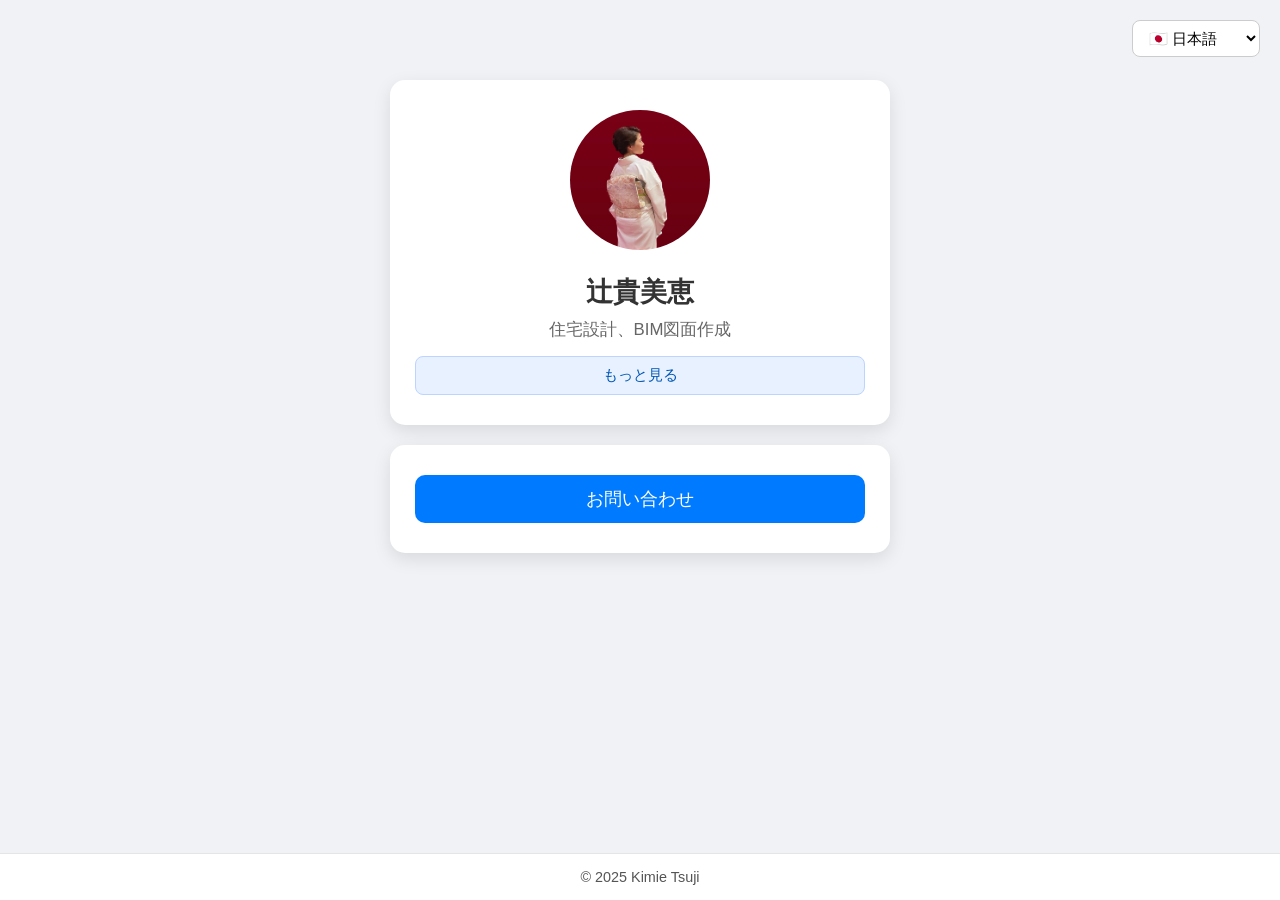
<file: myprofile/index.html>
<!DOCTYPE html>
<html lang="ja">
<head>
  <meta charset="UTF-8" />
  <meta name="viewport" content="width=device-width, initial-scale=1.0" />
  <title>myprofile</title>
  <link rel="icon" href="favicon_myprofile.png" type="image/png">
  <style>
    * {
      box-sizing: border-box;
      margin: 0;
      padding: 0;
    }

    html, body {
      height: 100%;
      font-family: 'Segoe UI', 'Helvetica Neue', sans-serif;
      background-color: #f0f2f5;
      overflow-x: hidden;
    }

    body {
      display: flex;
      flex-direction: column;
      min-height: 100vh;
    }

    main {
      flex: 1;
      display: flex;
      justify-content: center;
      width: 100%;
      padding: 20px;
    }

    .lang-select {
      position: absolute;
      top: 20px;
      right: 20px;
      padding: 8px 12px;
      border-radius: 8px;
      border: 1px solid #ccc;
      background: #fff;
      font-size: 0.95rem;
      cursor: pointer;
    }

    .container {
      display: flex;
      flex-direction: column;
      align-items: center;
      width: 100%;
      max-width: 500px;
      gap: 20px;
      margin-top: 60px;
    }

    .profile, .form-container {
      background: #fff;
      padding: 30px 25px;
      border-radius: 15px;
      box-shadow: 0 6px 18px rgba(0,0,0,0.1);
      width: 100%;
    }

    .profile { text-align: center; }

    .profile img {
      width: 140px;
      height: 140px;
      object-fit: cover;
      border-radius: 50%;
      margin-bottom: 20px;
    }

    .profile h1 {
      margin: 0 0 8px 0;
      font-size: 1.7rem;
      color: #333;
    }

    .profile p {
      font-size: 1.05rem;
      color: #666;
      margin-bottom: 15px;
    }

    .toggle-btn {
      background: #e7f1ff;
      color: #0056b3;
      padding: 8px;
      border: 1px solid #bcd4ff;
      border-radius: 8px;
      font-size: 0.95rem;
      cursor: pointer;
      width: 100%;
      transition: all 0.3s ease;
    }

    .toggle-btn:hover { background-color: #d6e7ff; }

    .fold-content {
      display: none;
      text-align: left;
      margin-top: 10px;
      padding-left: 10px;
    }

    .fold-content strong {
      display: block;
      margin-top: 10px;
      font-weight: 600;
    }

    .fold-content ul {
      margin: 5px 0 10px 20px;
      padding: 0;
    }

    .toggle-form {
      background-color: #007bff;
      color: white;
      padding: 12px;
      border: none;
      border-radius: 10px;
      width: 100%;
      font-size: 1.1rem;
      cursor: pointer;
      transition: background-color 0.3s;
    }

    .toggle-form:hover { background-color: #0056b3; }

    form {
      display: none;
      margin-top: 20px;
    }

    .form-title {
      font-size: 1.5rem;
      font-weight: 600;
      color: #333;
      margin-bottom: 20px;
      text-align: center;
    }

    form label {
      display: block;
      margin-bottom: 6px;
      font-weight: 600;
      color: #333;
    }

    form input, form textarea {
      width: 100%;
      padding: 12px 10px;
      margin-bottom: 15px;
      border-radius: 10px;
      border: 1px solid #ccc;
      font-size: 1rem;
    }

    form input:focus, form textarea:focus {
      border-color: #007bff;
      outline: none;
    }

    form button {
      width: 100%;
      padding: 12px;
      background-color: #007bff;
      color: #fff;
      border: none;
      border-radius: 10px;
      font-size: 1.1rem;
      cursor: pointer;
      transition: background-color 0.3s;
    }

    form button:hover { background-color: #0056b3; }

    footer {
      width: 100%;
      text-align: center;
      padding: 15px 0;
      font-size: 0.9rem;
      color: #555;
      background: #fff;
      border-top: 1px solid rgba(0,0,0,0.1);
      margin-top: auto;
    }

  </style>
</head>
<body>

  <select class="lang-select" id="langSelect">
    <option value="ja">🇯🇵 日本語</option>
    <option value="en">🇬🇧 English</option>
    <option value="fr">🇫🇷 Français</option>
    <option value="tr">🇹🇷 Türkçe</option>
  </select>

  <main>
    <div class="container">
      <div class="profile">
        <img src="me.jpg" alt="プロフィール画像">
        <h1 data-translations='{
          "ja": "辻貴美恵",
          "en": "Kimie Tsuji",
          "fr": "Kimié Tsuji",
          "tr": "Kimie Tsuji"
        }'>辻貴美恵</h1>

        <p data-translations='{
          "ja": "住宅設計、BIM図面作成",
          "en": "Architect (Japan)",
          "fr": "Architecte (Japon)",
          "tr": "Mimarı (Japonya)"
        }'>住宅設計、BIM図面作成</p>

        <button class="toggle-btn" id="toggleBtn"
          data-ja-more="もっと見る" data-ja-less="閉じる"
          data-en-more="Show More" data-en-less="Hide"
          data-fr-more="Voir plus" data-fr-less="Fermer"
          data-tr-more="Daha fazla" data-tr-less="Kapat"
          onclick="toggleProfile()">もっと見る</button>

        <div class="fold-content" id="profileDetails">
          <strong data-translations='{
            "ja": "資格",
            "en": "Qualifications",
            "fr": "Qualifications",
            "tr": "Nitelikler"
          }'>資格</strong>
          <ul id="qualList"></ul>

          <strong data-translations='{
            "ja": "略歴",
            "en": "Bio",
            "fr": "Parcours",
            "tr": "Özgeçmiş"
          }'>略歴</strong>
          <ul id="bioList"></ul>
        </div>
      </div>

      <div class="form-container">
        <button class="toggle-form" id="formToggleBtn" data-translations='{
          "ja": "お問い合わせ",
          "en": "Contact",
          "fr": "Contact",
          "tr": "İletişim"
        }' onclick="toggleForm()">お問い合わせ</button>

        <form action="https://formspree.io/f/xdkwbeqe" method="POST" id="contactForm">

          <label for="nameInput" data-translations='{
            "ja": "お名前",
            "en": "Name",
            "fr": "Nom",
            "tr": "İsim"
          }'>お名前</label>
          <input type="text" id="nameInput" name="name" required>

          <label for="email" data-translations='{
            "ja": "メールアドレス",
            "en": "Email",
            "fr": "E-mail",
            "tr": "E-posta"
          }'>メールアドレス</label>
          <input type="email" id="email" name="_replyto" required>

          <label for="message" data-translations='{
            "ja": "メッセージ",
            "en": "Message",
            "fr": "Message",
            "tr": "Mesaj"
          }'>メッセージ</label>
          <textarea id="message" name="message" rows="5" required></textarea>

          <button type="submit" data-translations='{
            "ja": "送信",
            "en": "Send",
            "fr": "Envoyer",
            "tr": "Gönder"
          }'>送信</button>
        </form>
      </div>
    </div>
  </main>

  <footer>
    © 2025 Kimie Tsuji
  </footer>

  <script>
    const langSelect = document.getElementById("langSelect");
    const translatableElements = document.querySelectorAll("[data-translations]");
    const toggleBtn = document.getElementById("toggleBtn");
    const profileDetails = document.getElementById("profileDetails");
    let currentLang = "ja";
    let isOpen = false;

    const listData = {
      ja: {
        qualList: ["二級建築士", "宅地建物取引士", "2級ファイナンシャル・プランニング技能士"],
        bioList: ["1999年 三重県伊勢市生まれ", "2021年 大学卒業後、ハウスメーカーに就職", "2024年 ハウスメーカーを退社し、L'art de vie studio古庄先生に師事"]
      },
      en: {
        qualList: ["Architect (Japan)", "Real Estate Agent", "Level 2 Financial Planner"],
        bioList: ["Born in Ise City, Mie Prefecture, Japan", "Joined a housing manufacturer after university", "Left the company in 2024 and studied under L'ART DE VIE Studio Furusho"]
      },
      fr: {
        qualList: ["Architecte (Japon)", "Agent immobilier", "Planificateur financier niveau 2"],
        bioList: ["Née à Ise, préfecture de Mie, Japon", "Rejoint un constructeur de maisons après l'université", "Quitte l'entreprise en 2024 et étudie sous L'ART DE VIE Studio Furusho"]
      },
      tr: {
        qualList: ["İkinci Derece Mimar", "Emlakçı", "Seviye 2 Finansal Planlayıcı"],
        bioList: ["Ise Şehri, Mie, Japonya doğumlu", "Üniversiteden sonra bir konut şirketinde çalıştı", "2024'te ayrıldı, L'ART DE VIE Studio Furusho'da eğitim aldı"]
      }
    };

    function updateLanguage(lang) {
      currentLang = lang;
      translatableElements.forEach(el => {
        const texts = JSON.parse(el.dataset.translations);
        el.textContent = texts[lang] || texts["ja"];
      });

      document.getElementById("qualList").innerHTML = listData[lang].qualList.map(q => `<li>${q}</li>`).join("");
      document.getElementById("bioList").innerHTML = listData[lang].bioList.map(b => `<li>${b}</li>`).join("");

      updateToggleButtonText();
    }

    function updateToggleButtonText() {
      const moreText = toggleBtn.dataset[`${currentLang}More`] || "もっと見る";
      const lessText = toggleBtn.dataset[`${currentLang}Less`] || "閉じる";
      toggleBtn.textContent = isOpen ? lessText : moreText;
    }

    function toggleProfile() {
      isOpen = !isOpen;
      profileDetails.style.display = isOpen ? "block" : "none";
      updateToggleButtonText();
    }

    function toggleForm() {
      const form = document.querySelector("form");
      form.style.display = form.style.display === "block" ? "none" : "block";
    }

    langSelect.addEventListener("change", e => updateLanguage(e.target.value));
    window.addEventListener("DOMContentLoaded", () => updateLanguage("ja"));
  </script>
</body>
</html>
</file>
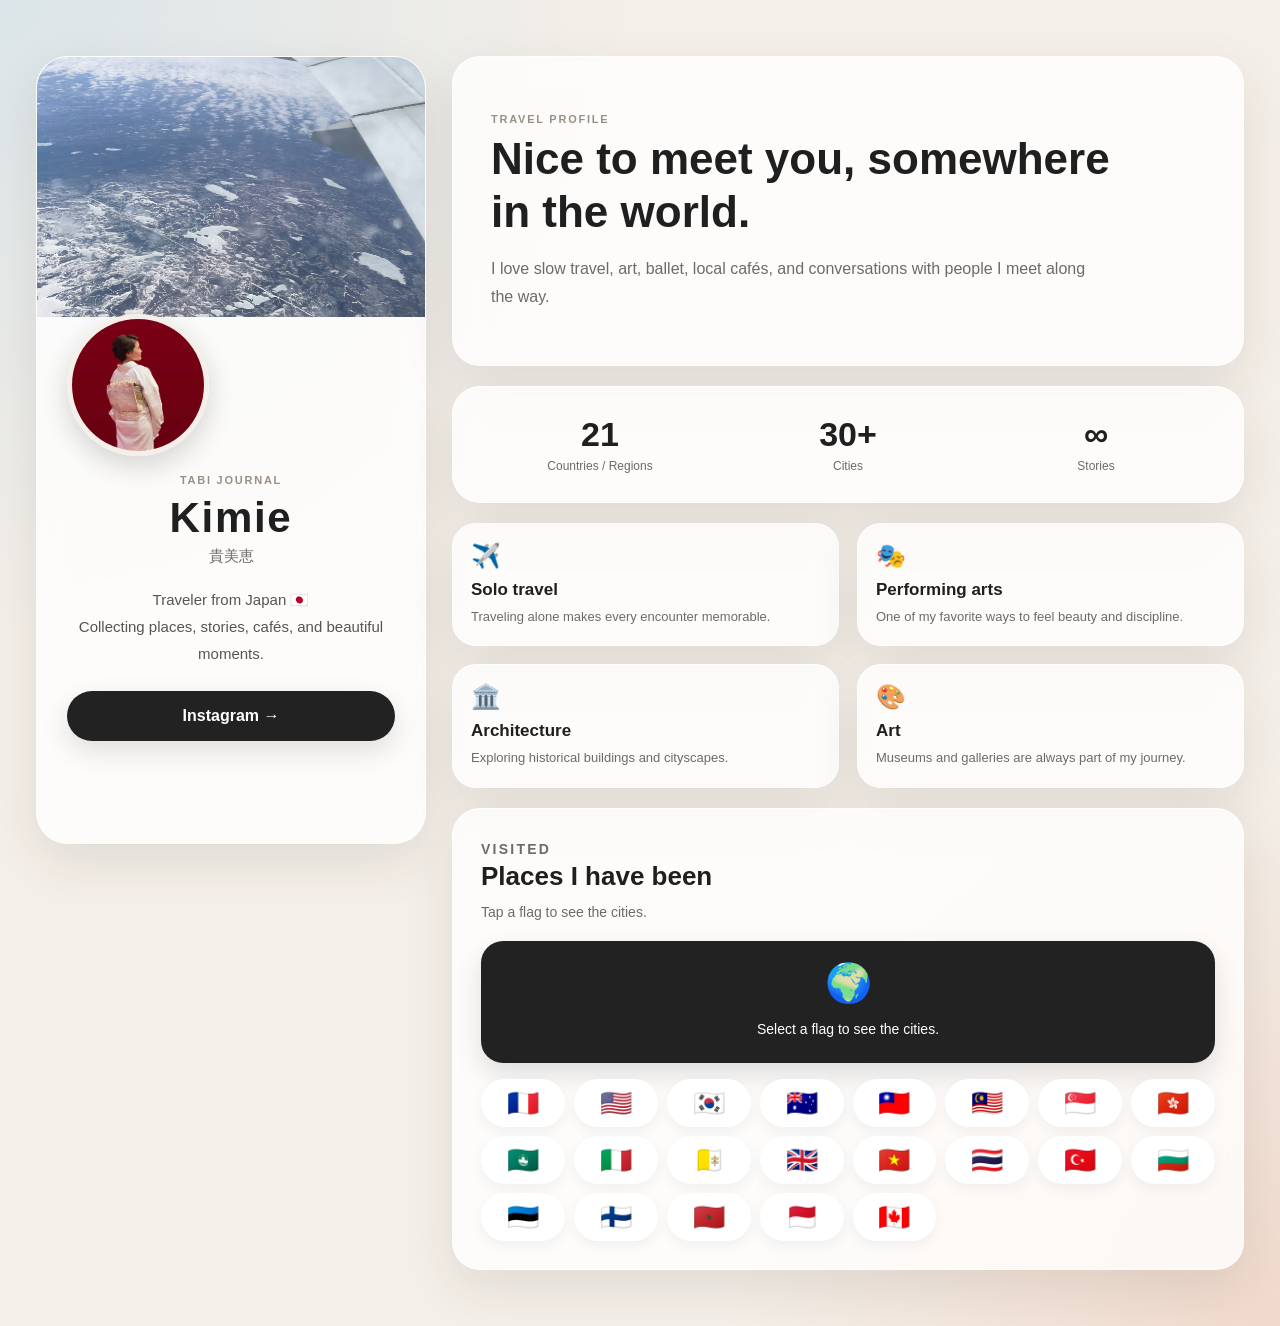
<file: tabi/index.html>
<!DOCTYPE html>
<html lang="en">
<head>
  <meta charset="UTF-8" />
  <meta name="viewport" content="width=device-width, initial-scale=1.0" />
  <title>tabi | Kimie's Travel Home</title>
  <link rel="stylesheet" href="style.css" />
</head>
<body>
  <main class="page">
    <section class="shell js-tilt">
      <aside class="profile-side reveal">
        <div class="cover"><img src="assets/background.jpg" alt="Travel background" /></div>
        <div class="profile-inner">
          <img class="avatar" src="assets/icon.jpg" alt="Kimie profile photo" />
          <p class="eyebrow">tabi journal</p>
          <h1>Kimie</h1>
          <p class="jp-name">貴美恵</p>
          <p class="bio">Traveler from Japan 🇯🇵<br />Collecting places, stories, cafés, and beautiful moments.</p>
          <a class="main-link" href="https://www.instagram.com/31ki_t/" target="_blank" rel="noopener">Instagram →</a>
        </div>
      </aside>
      <section class="content-side">
        <section class="hero-card reveal">
          <p class="eyebrow">Travel profile</p>
          <h2>Nice to meet you, somewhere in the world.</h2>
          <p>I love slow travel, art, ballet, local cafés, and conversations with people I meet along the way.</p>
        </section>
        <section class="stats reveal">
          <div><strong>21</strong><span>Countries / Regions</span></div>
          <div><strong>30+</strong><span>Cities</span></div>
          <div><strong>∞</strong><span>Stories</span></div>
        </section>
        <section class="grid-section">
          <article class="mini-card reveal"><span>✈️</span><h3>Solo travel</h3><p>Traveling alone makes every encounter memorable.</p></article>
          <article class="mini-card reveal"><span>🎭</span><h3>Performing arts</h3><p>One of my favorite ways to feel beauty and discipline.</p></article>
          <article class="mini-card reveal"><span>🏛️</span><h3>Architecture</h3><p>Exploring historical buildings and cityscapes.</p></article>
          <article class="mini-card reveal"><span>🎨</span><h3>Art</h3><p>Museums and galleries are always part of my journey.</p></article>
        </section>
        <section class="visited-panel reveal">
          <div class="section-head">
            <div><p class="eyebrow">Visited</p><h2>Places I have been</h2></div>
            <p>Tap a flag to see the cities.</p>
          </div>
          <div class="visited-detail" id="visitedDetail"><span class="detail-flag">🌍</span><p>Select a flag to see the cities.</p></div>
          <div class="visited-grid">
            <button class="country-card" type="button" data-cities="Paris, Mont Saint-Michel, Nice"><span class="flag">🇫🇷</span></button>
            <button class="country-card" type="button" data-cities="New York, San Jose, Los Angeles, San Francisco"><span class="flag">🇺🇸</span></button>
            <button class="country-card" type="button" data-cities="Seoul"><span class="flag">🇰🇷</span></button>
            <button class="country-card" type="button" data-cities="Sydney, Cairns"><span class="flag">🇦🇺</span></button>
            <button class="country-card" type="button" data-cities="Taipei, Taichung"><span class="flag">🇹🇼</span></button>
            <button class="country-card" type="button" data-cities="Kuala Lumpur"><span class="flag">🇲🇾</span></button>
            <button class="country-card" type="button" data-cities="Singapore"><span class="flag">🇸🇬</span></button>
            <button class="country-card" type="button" data-cities="Hong Kong"><span class="flag">🇭🇰</span></button>
            <button class="country-card" type="button" data-cities="Macau"><span class="flag">🇲🇴</span></button>
            <button class="country-card" type="button" data-cities="Rome, Milan"><span class="flag">🇮🇹</span></button>
            <button class="country-card" type="button" data-cities="Vatican City"><span class="flag">🇻🇦</span></button>
            <button class="country-card" type="button" data-cities="London"><span class="flag">🇬🇧</span></button>
            <button class="country-card" type="button" data-cities="Hanoi, Ninh Binh"><span class="flag">🇻🇳</span></button>
            <button class="country-card" type="button" data-cities="Bangkok, Pattaya"><span class="flag">🇹🇭</span></button>
            <button class="country-card" type="button" data-cities="Bursa, Istanbul"><span class="flag">🇹🇷</span></button>
            <button class="country-card" type="button" data-cities="Rila, Sofia"><span class="flag">🇧🇬</span></button>
            <button class="country-card" type="button" data-cities="Tallinn"><span class="flag">🇪🇪</span></button>
            <button class="country-card" type="button" data-cities="Helsinki"><span class="flag">🇫🇮</span></button>
            <button class="country-card" type="button" data-cities="Marrakech"><span class="flag">🇲🇦</span></button>
            <button class="country-card" type="button" data-cities="Monaco"><span class="flag">🇲🇨</span></button>
            <button class="country-card" type="button" data-cities="Montreal, Quebec"><span class="flag">🇨🇦</span></button>
          </div>
        </section>
      </section>
    </section>
  </main>
  <script src="script.js"></script>
</body>
</html>
</file>
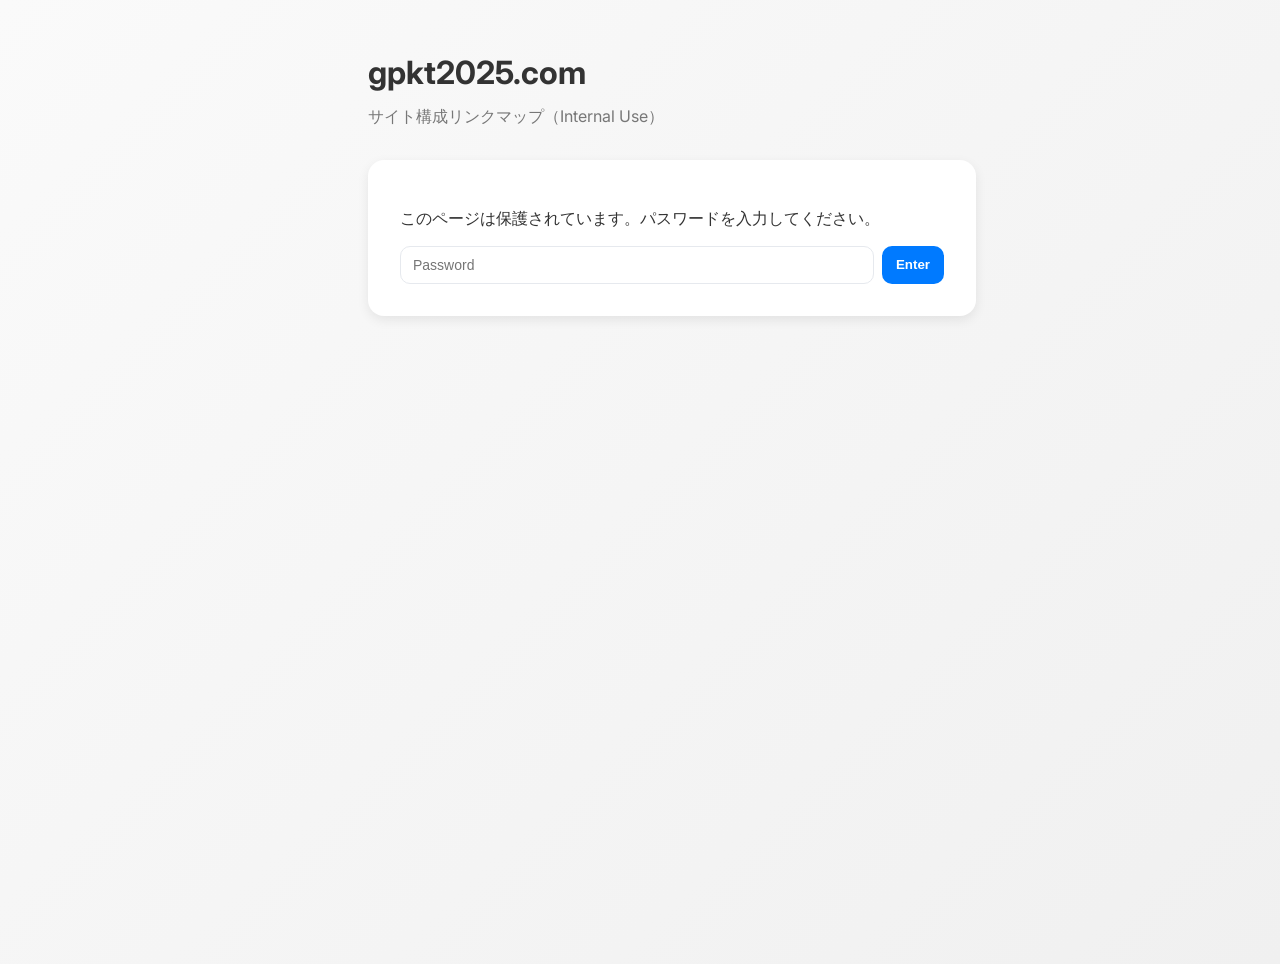
<file: links.html>
<!DOCTYPE html>
<html lang="ja">
<head>
  <meta charset="UTF-8">
  <meta name="viewport" content="width=device-width, initial-scale=1.0">
  <title>gpkt2025 - Site Map / Links</title>
  <meta name="robots" content="noindex, nofollow">
  <link href="https://fonts.googleapis.com/css2?family=Inter:wght@400;500;700&display=swap" rel="stylesheet">
  <style>
    body {
      margin: 0;
      font-family: 'Inter', sans-serif;
      background: linear-gradient(135deg, #fafafa 0%, #f0f0f0 100%);
      color: #333333;
      min-height: 100vh;
      display: flex;
      flex-direction: column;
      align-items: center;
      padding: 2rem;
    }
    h1 { font-size: 2rem; margin-bottom: 0.5rem; }
    h2 { font-size: 1rem; color: #777; margin-bottom: 2rem; font-weight: 400; }
    .card {
      background-color: #ffffff;
      box-shadow: 0 4px 12px rgba(0, 0, 0, 0.08);
      border-radius: 16px;
      padding: 2rem;
      width: 100%;
      max-width: 700px;
      transition: all 0.3s ease;
    }
    .card:hover { box-shadow: 0 6px 16px rgba(0, 0, 0, 0.12); }
    ul { list-style: none; padding-left: 0; margin: 0; }
    li { margin: 0.4rem 0; padding: 0.2rem 0.6rem; border-left: 2px solid #007aff20; transition: all 0.2s ease; }
    li:hover { background-color: #f8f8f8; border-left: 2px solid #007aff; }
    a { color: #007aff; text-decoration: none; font-weight: 500; }
    a:hover { text-decoration: underline; }
    .level1 { margin-left: 0; font-weight: 600; }
    .level2 { margin-left: 1.5rem; }
    .level3 { margin-left: 3rem; }
    .level4 { margin-left: 4.5rem; }
    footer { margin-top: 3rem; text-align: center; color: #777; font-size: 0.9rem; }
    .hidden { display: none; }
    .inputRow { display:flex; gap:8px; margin-top:12px; }
    .input { flex:1; padding:10px 12px; border:1px solid #e6e9ee; border-radius:10px; font-size:14px; }
    .btn { background:#007aff; color:#fff; border:0; padding:10px 14px; border-radius:10px; cursor:pointer; font-weight:600; }
    .btn.secondary { background:#6b7280; }
    @media (max-width:768px){ body{padding:1rem} h1{font-size:1.6rem} }
  </style>
</head>
<body>
  <!-- パスワード入力画面 -->
  <div id="gate">
    <h1>gpkt2025.com</h1>
    <h2>サイト構成リンクマップ（Internal Use）</h2>
    <div class="card">
      <p>このページは保護されています。パスワードを入力してください。</p>
      <div class="inputRow">
        <input type="password" id="pw" class="input" placeholder="Password">
        <button id="submit" class="btn">Enter</button>
      </div>
      <p id="msg" style="color:#b43; display:none; margin-top:10px;">パスワードが違います</p>
    </div>
  </div>

  <!-- 認証後コンテンツ -->
  <div id="content" class="hidden">
    <div class="card">
      <ul>
        <li class="level1"><a href="/">/</a>　メインページ（Coming Soon）</li>
        <li class="level2"><a href="/myprofile/">/myprofile/</a>　プロフィールページ</li>
        <li class="level2"><a href="/tinyapps/">/tinyapps/</a>　tinyAppsトップ（Coming Soon）</li>
        <li class="level3"><a href="/tinyapps/tinytodo.html">/tinyapps/tinytodo.html</a>　tinyTodo マーケティングページ</li>
        <li class="level4"><a href="/tinyapps/tinytodo.support.html">/tinyapps/tinytodo/tinytodo.support.html</a>　tinyTodo サポートページ</li>
        <li class="level2"><a href="/links.html">/links/</a>　このページ</li>
      </ul>
    </div>
    <div style="margin-top:14px; text-align:right">
      <button id="logout" class="btn secondary">Logout</button>
    </div>
    <footer>©︎ gpkt2025 | internal link viewer</footer>
  </div>

<script>
const PASSWORD_HASH = "da26b77becf8bcc17aa4e59a0205d8910373e5a25e0d7993fd5b2856c21ecdbb"; 

async function sha256Hex(message){
  const data = new TextEncoder().encode(message);
  const hash = await crypto.subtle.digest('SHA-256', data);
  return Array.from(new Uint8Array(hash)).map(b=>b.toString(16).padStart(2,'0')).join('');
}

const gate = document.getElementById('gate');
const content = document.getElementById('content');
const submit = document.getElementById('submit');
const pwInput = document.getElementById('pw');
const msg = document.getElementById('msg');
const logout = document.getElementById('logout');

async function unlock(){
  msg.style.display = 'none';
  const val = (pwInput.value||'').trim();
  if(!val){ msg.textContent='パスワードを入力してください'; msg.style.display='block'; return; }
  const hash = await sha256Hex(val);
  if(hash === PASSWORD_HASH){
    localStorage.setItem('gpkt_links_auth','1');
    gate.classList.add('hidden');
    content.classList.remove('hidden');
    pwInput.value='';
  } else {
    msg.textContent='パスワードが違います';
    msg.style.display='block';
    pwInput.value='';
  }
}

submit.addEventListener('click', unlock);
pwInput.addEventListener('keydown', e=>{ if(e.key==='Enter') unlock(); });
logout?.addEventListener('click', ()=>{
  localStorage.removeItem('gpkt_links_auth');
  content.classList.add('hidden');
  gate.classList.remove('hidden');
});

/* 前回認証済みなら自動表示 */
window.addEventListener('load', async ()=>{
  if(localStorage.getItem('gpkt_links_auth')==='1'){
    gate.classList.add('hidden');
    content.classList.remove('hidden');
  }
});
</script>
</body>
</html>
</file>
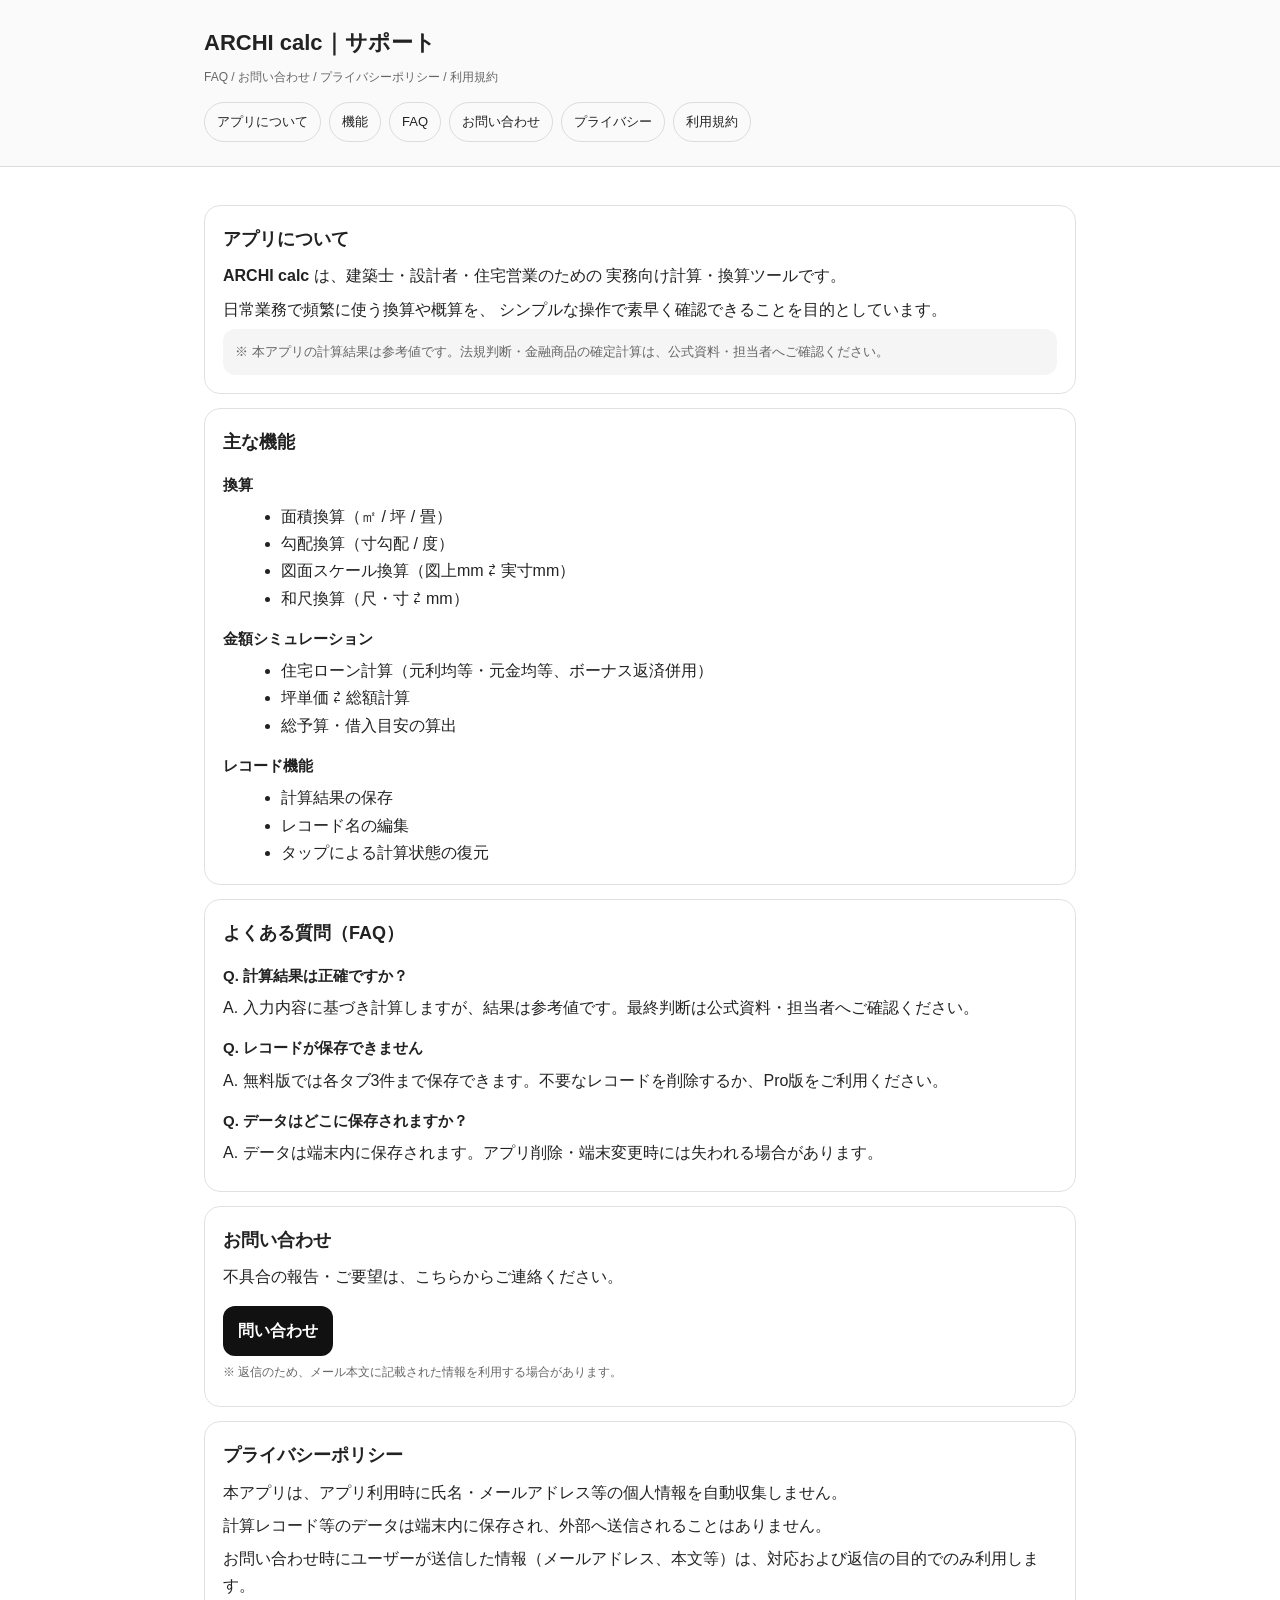
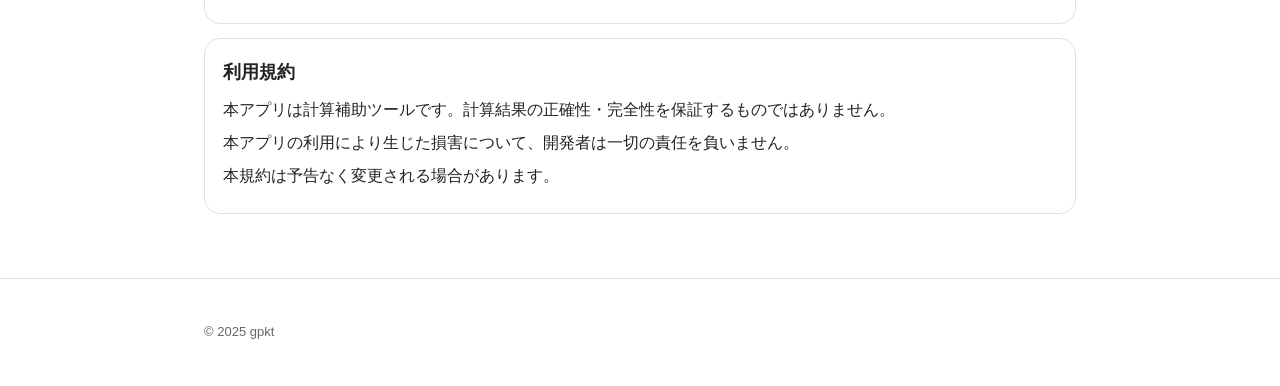
<file: archiapps/archicalc.html>
<!doctype html>
<html lang="ja">
<head>
  <meta charset="utf-8" />
  <meta name="viewport" content="width=device-width, initial-scale=1" />
  <meta name="description" content="ARCHI calc サポートページ｜FAQ・お問い合わせ・プライバシーポリシー・利用規約" />
  <title>ARCHI calc｜サポート</title>

  <style>
    :root{
      --bg:#ffffff;
      --text:#222;
      --muted:#666;
      --border:rgba(0,0,0,.12);
      --soft:rgba(0,0,0,.04);
      --accent:#111;
      --radius:16px;
      --max:920px;
    }
    *{box-sizing:border-box}
    body{
      margin:0;
      font-family:-apple-system,BlinkMacSystemFont,"Segoe UI",Roboto,"Hiragino Sans","Noto Sans JP",sans-serif;
      background:var(--bg);
      color:var(--text);
      line-height:1.7;
    }
    header{
      border-bottom:1px solid var(--border);
      background:#fafafa;
    }
    .wrap{max-width:var(--max);margin:0 auto;padding:24px;}
    h1{margin:0;font-size:22px}
    h2{font-size:18px;margin:0 0 8px}
    h3{font-size:15px;margin:14px 0 6px}
    p{margin:6px 0}
    ul{margin:6px 0 0 18px}
    nav{margin-top:14px;display:flex;flex-wrap:wrap;gap:8px}
    nav a{
      text-decoration:none;
      color:var(--text);
      padding:8px 12px;
      border:1px solid var(--border);
      border-radius:999px;
      font-size:13px;
    }
    nav a:hover{background:#f2f2f2}
    .card{
      border:1px solid var(--border);
      border-radius:var(--radius);
      padding:18px;
      margin-top:14px;
    }
    .note{
      background:var(--soft);
      padding:12px;
      border-radius:12px;
      color:var(--muted);
      font-size:13px;
    }
    footer{
      border-top:1px solid var(--border);
      margin-top:40px;
      padding:18px 0;
      font-size:13px;
      color:var(--muted);
    }
    .btn{
      display:inline-block;
      padding:10px 14px;
      border-radius:12px;
      border:1px solid var(--border);
      text-decoration:none;
      font-weight:600;
      margin-top:10px;
    }
    .btn.primary{
      background:var(--accent);
      color:#fff;
      border-color:transparent;
    }
    .small{font-size:12px;color:var(--muted)}
  </style>
</head>

<body>

<header>
  <div class="wrap">
    <h1>ARCHI calc｜サポート</h1>
    <p class="small">FAQ / お問い合わせ / プライバシーポリシー / 利用規約</p>
    <nav>
      <a href="#about">アプリについて</a>
      <a href="#features">機能</a>
      <a href="#faq">FAQ</a>
      <a href="#contact">お問い合わせ</a>
      <a href="#privacy">プライバシー</a>
      <a href="#terms">利用規約</a>
    </nav>
  </div>
</header>

<main>
  <div class="wrap">

    <section id="about" class="card">
      <h2>アプリについて</h2>
      <p>
        <b>ARCHI calc</b> は、建築士・設計者・住宅営業のための
        実務向け計算・換算ツールです。
      </p>
      <p>
        日常業務で頻繁に使う換算や概算を、
        シンプルな操作で素早く確認できることを目的としています。
      </p>
      <div class="note">
        ※ 本アプリの計算結果は参考値です。法規判断・金融商品の確定計算は、公式資料・担当者へご確認ください。
      </div>
    </section>

    <section id="features" class="card">
      <h2>主な機能</h2>

      <h3>換算</h3>
      <ul>
        <li>面積換算（㎡ / 坪 / 畳）</li>
        <li>勾配換算（寸勾配 / 度）</li>
        <li>図面スケール換算（図上mm ⇄ 実寸mm）</li>
        <li>和尺換算（尺・寸 ⇄ mm）</li>
      </ul>

      <h3>金額シミュレーション</h3>
      <ul>
        <li>住宅ローン計算（元利均等・元金均等、ボーナス返済併用）</li>
        <li>坪単価 ⇄ 総額計算</li>
        <li>総予算・借入目安の算出</li>
      </ul>

      <h3>レコード機能</h3>
      <ul>
        <li>計算結果の保存</li>
        <li>レコード名の編集</li>
        <li>タップによる計算状態の復元</li>
      </ul>
    </section>

    <section id="faq" class="card">
      <h2>よくある質問（FAQ）</h2>

      <h3>Q. 計算結果は正確ですか？</h3>
      <p>A. 入力内容に基づき計算しますが、結果は参考値です。最終判断は公式資料・担当者へご確認ください。</p>

      <h3>Q. レコードが保存できません</h3>
      <p>A. 無料版では各タブ3件まで保存できます。不要なレコードを削除するか、Pro版をご利用ください。</p>

      <h3>Q. データはどこに保存されますか？</h3>
      <p>A. データは端末内に保存されます。アプリ削除・端末変更時には失われる場合があります。</p>
    </section>

    <section id="contact" class="card">
      <h2>お問い合わせ</h2>
      <p>
        不具合の報告・ご要望は、こちらからご連絡ください。
      </p>

      <a class="btn primary" href="mailto:gpkt.info@gmail.com?subject=ARCHI%20calc%20お問い合わせ">
        問い合わせ
      </a>

      <p class="small">※ 返信のため、メール本文に記載された情報を利用する場合があります。</p>
    </section>

    <section id="privacy" class="card">
      <h2>プライバシーポリシー</h2>
      <p>
        本アプリは、アプリ利用時に氏名・メールアドレス等の個人情報を自動収集しません。
      </p>
      <p>
        計算レコード等のデータは端末内に保存され、外部へ送信されることはありません。
      </p>
      <p>
        お問い合わせ時にユーザーが送信した情報（メールアドレス、本文等）は、対応および返信の目的でのみ利用します。
      </p>
    </section>

    <section id="terms" class="card">
      <h2>利用規約</h2>

      <p>
        本アプリは計算補助ツールです。計算結果の正確性・完全性を保証するものではありません。
      </p>
      <p>
        本アプリの利用により生じた損害について、開発者は一切の責任を負いません。
      </p>
      <p>
        本規約は予告なく変更される場合があります。
      </p>
    </section>

  </div>
</main>

<footer>
  <div class="wrap">
    <div>© 2025 gpkt</div>
  </div>
</footer>

</body>
</html>
</file>
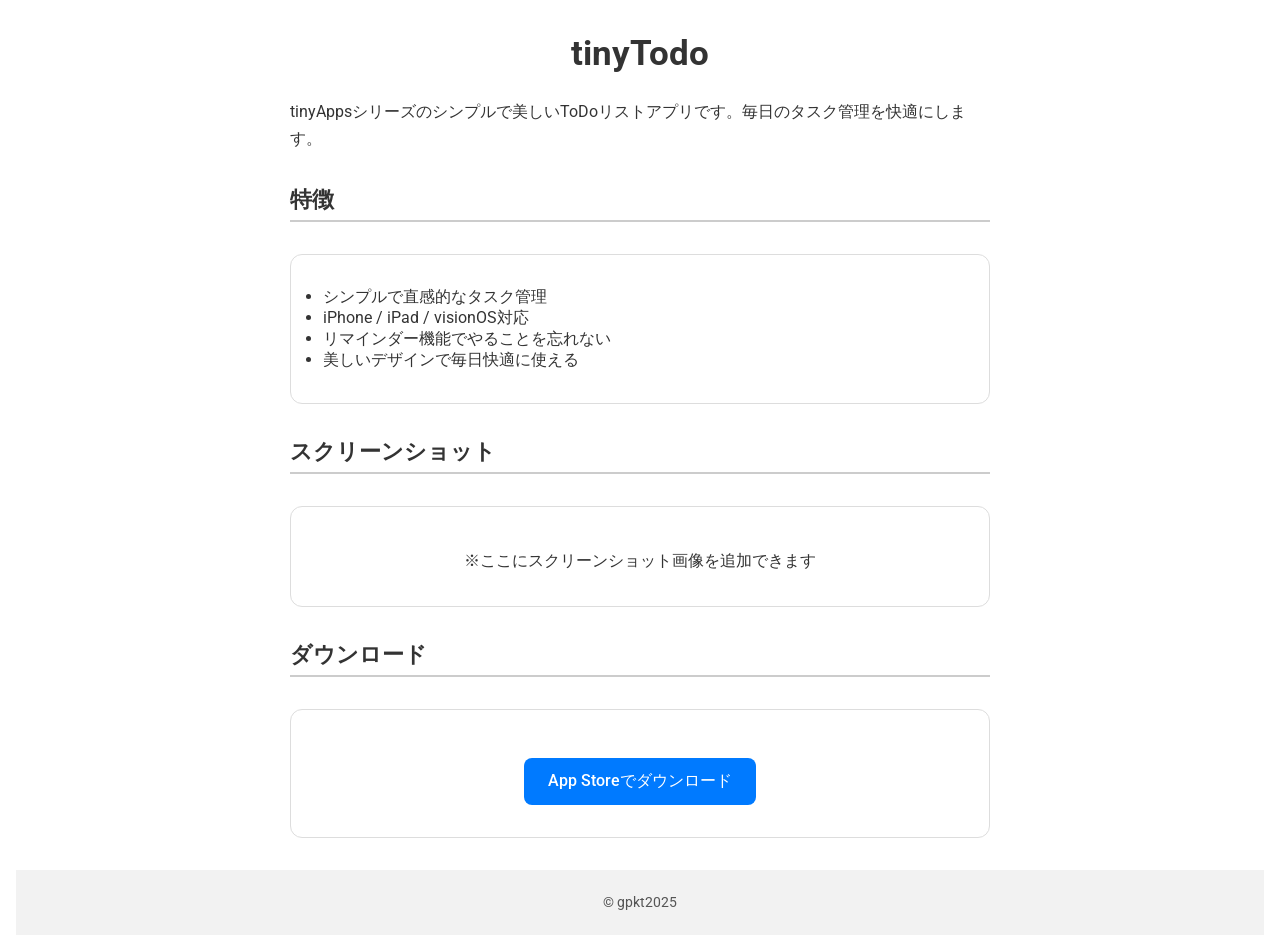
<file: tinyapps/tinyTodo.html>
<!DOCTYPE html>
<html lang="ja">
<head>
  <meta charset="UTF-8">
  <meta name="viewport" content="width=device-width, initial-scale=1.0">
  <title>tinyTodo - tinyApps公式</title>
  <link href="https://fonts.googleapis.com/css2?family=Roboto:wght@400;500;700&display=swap" rel="stylesheet">
  <style>
    * { box-sizing: border-box; margin: 0; padding: 0; }

    html, body { height: 100%; }

    body {
      font-family: 'Roboto', sans-serif;
      background-color: #ffffff;
      color: #333333;
      display: flex;
      flex-direction: column;
      min-height: 100vh;
      padding: 2rem 1rem;
    }

    .container {
      max-width: 700px;
      width: 100%;
      margin: 0 auto;
      flex: 1;
    }

    h1 {
      font-size: 2.2rem;
      text-align: center;
      margin-bottom: 1.5rem;
    }

    h2 {
      margin-top: 2rem;
      margin-bottom: 1rem;
      font-size: 1.4rem;
      border-bottom: 2px solid #cccccc;
      padding-bottom: 0.3rem;
    }

    p {
      line-height: 1.7;
      margin-top: 0.5rem;
    }

    .card {
      padding: 2rem;
      border: 1px solid #dddddd;
      border-radius: 12px;
      margin-top: 2rem;
    }

    a.button {
      display: inline-block;
      text-decoration: none;
      text-align: center;
      padding: 0.8rem 1.5rem;
      background-color: #007aff;
      color: #ffffff;
      border-radius: 8px;
      font-weight: 500;
      margin-top: 1rem;
      transition: background 0.2s, transform 0.1s;
    }

    a.button:hover {
      background-color: #0051a8;
      transform: translateY(-1px);
    }

    footer {
      width: 100%;
      text-align: center;
      padding: 1.5rem 0;
      background-color: #f2f2f2;
      font-size: 0.9rem;
      color: #555555;
      margin-top: 2rem;
    }

    @media (max-width: 768px) {
      body { padding: 1rem; }
      h1 { font-size: 1.8rem; }
      h2 { font-size: 1.2rem; }
      .card { padding: 1.5rem; }
    }
  </style>
</head>
<body>
  <div class="container">
    <h1>tinyTodo</h1>
    <p>tinyAppsシリーズのシンプルで美しいToDoリストアプリです。毎日のタスク管理を快適にします。</p>

    <h2>特徴</h2>
    <div class="card">
      <ul>
        <li>シンプルで直感的なタスク管理</li>
        <li>iPhone / iPad / visionOS対応</li>
        <li>リマインダー機能でやることを忘れない</li>
        <li>美しいデザインで毎日快適に使える</li>
      </ul>
    </div>

    <h2>スクリーンショット</h2>
    <div class="card" style="text-align:center;">
      <p>※ここにスクリーンショット画像を追加できます</p>
      <!-- 例: <img src="screenshot1.png" alt="tinyTodo screenshot" style="max-width:100%; border-radius:8px;"> -->
    </div>

    <h2>ダウンロード</h2>
    <div class="card" style="text-align:center;">
      <a href="https://apps.apple.com/app/idXXXXXXXXX" class="button">App Storeでダウンロード</a>
    </div>
  </div>

  <footer>
    ©︎ gpkt2025
  </footer>
</body>
</html>
</file>
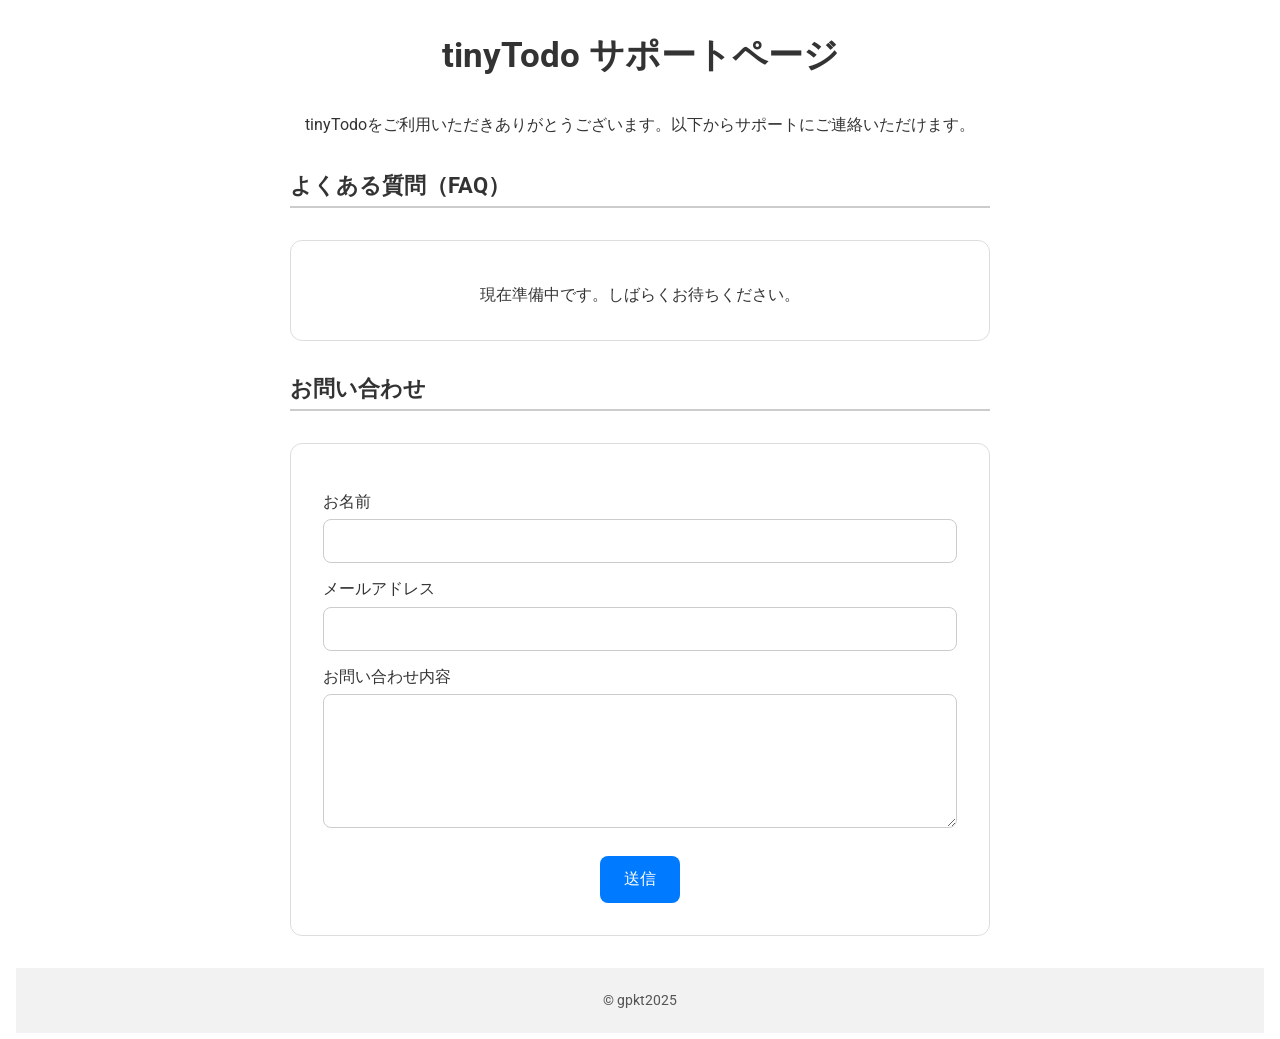
<file: tinyapps/tinyTodo.support.html>
<!DOCTYPE html>
<html lang="ja">
<head>
  <meta charset="UTF-8">
  <meta name="viewport" content="width=device-width, initial-scale=1.0">
  <title>tinyTodo サポート</title>
  <link href="https://fonts.googleapis.com/css2?family=Roboto:wght@400;500;700&display=swap" rel="stylesheet">
  <style>
    * { box-sizing: border-box; margin: 0; padding: 0; }

    html, body {
      height: 100%;
    }

    body {
      font-family: 'Roboto', sans-serif;
      background-color: #ffffff; /* 背景白 */
      color: #333333; /* 文字色 */
      display: flex;
      flex-direction: column;
      min-height: 100vh;
      padding: 2rem 1rem;
    }

    .container {
      max-width: 700px;
      width: 100%;
      margin: 0 auto;
      flex: 1;
    }

    h1 {
      font-size: 2.2rem;
      text-align: center;
      margin-bottom: 2rem;
    }

    h2 {
      margin-top: 2rem;
      margin-bottom: 1rem;
      font-size: 1.4rem;
      border-bottom: 2px solid #cccccc;
      padding-bottom: 0.3rem;
    }

    p {
      line-height: 1.7;
      margin-top: 0.5rem;
      text-align: center;
    }

    .faq, form {
      padding: 2rem;
      border: 1px solid #dddddd;
      border-radius: 12px;
      margin-top: 2rem;
    }

    label {
      display: block;
      margin-top: 1rem;
      font-weight: 500;
      font-size: 1rem;
      color: #333333;
    }

    input, textarea {
      width: 100%;
      padding: 0.75rem 0.8rem;
      margin-top: 0.4rem;
      border: 1px solid #cccccc;
      border-radius: 8px;
      font-size: 1rem;
      transition: border 0.2s;
    }

    input:focus, textarea:focus {
      border-color: #007aff;
      outline: none;
    }

    button {
      margin-top: 1.5rem;
      padding: 0.8rem 1.5rem;
      background-color: #007aff;
      color: #fff;
      border: none;
      border-radius: 8px;
      font-size: 1rem;
      font-weight: 500;
      cursor: pointer;
      transition: background 0.2s, transform 0.1s;
      display: block;
      margin-left: auto;
      margin-right: auto;
    }

    button:hover {
      background-color: #0051a8;
      transform: translateY(-1px);
    }

    footer {
      width: 100%;
      text-align: center;
      padding: 1.5rem 0;
      background-color: #f2f2f2;
      font-size: 0.9rem;
      color: #555555;
      margin-top: 2rem;
    }

    @media (max-width: 768px) {
      body { padding: 1rem; }
      h1 { font-size: 1.8rem; }
      h2 { font-size: 1.2rem; }
      .faq, form { padding: 1.5rem; }
    }
  </style>
</head>
<body>
  <div class="container">
    <h1>tinyTodo サポートページ</h1>
    <p>tinyTodoをご利用いただきありがとうございます。以下からサポートにご連絡いただけます。</p>

    <h2>よくある質問（FAQ）</h2>
    <div class="faq">
      <p>現在準備中です。しばらくお待ちください。</p>
    </div>

    <h2>お問い合わせ</h2>
    <form action="https://formspree.io/f/xpwkzdpb" method="POST">
      <label for="name">お名前</label>
      <input type="text" id="name" name="name" required>

      <label for="email">メールアドレス</label>
      <input type="email" id="email" name="email" required>

      <label for="message">お問い合わせ内容</label>
      <textarea id="message" name="message" rows="6" required></textarea>

      <button type="submit">送信</button>
    </form>
  </div>

  <footer>
    ©︎ gpkt2025
  </footer>
</body>
</html>
</file>
<file: tabi/style.css>
*{box-sizing:border-box}:root{--bg:#f4efe8;--text:#1f1f1f;--muted:#6f6a64;--card:rgba(255,255,255,.78);--solid:#fff;--dark:#222;--shadow:0 18px 50px rgba(45,35,25,.10)}body{margin:0;min-height:100vh;font-family:-apple-system,BlinkMacSystemFont,"Helvetica Neue",Arial,sans-serif;background:radial-gradient(circle at top left,rgba(199,220,232,.55),transparent 34%),radial-gradient(circle at bottom right,rgba(238,199,181,.55),transparent 30%),var(--bg);color:var(--text);overflow-x:hidden}.page{min-height:100vh;padding:22px 16px}.shell{width:100%;max-width:440px;margin:0 auto;transition:transform .25s ease}.profile-side,.hero-card,.stats,.mini-card,.visited-panel{background:var(--card);border:1px solid rgba(255,255,255,.72);box-shadow:var(--shadow);backdrop-filter:blur(14px)}.profile-side{border-radius:32px;overflow:hidden;text-align:center}.cover{height:170px;overflow:hidden}.cover img{width:100%;height:100%;display:block;object-fit:cover;animation:coverDrift 18s ease-in-out infinite alternate}.profile-inner{padding:0 24px 28px}.avatar{width:118px;height:118px;border-radius:50%;object-fit:cover;border:5px solid var(--bg);margin-top:-59px;box-shadow:0 10px 28px rgba(0,0,0,.16);animation:float 5s ease-in-out infinite}.eyebrow{margin:18px 0 8px;color:#9a8f84;font-size:11px;letter-spacing:.16em;text-transform:uppercase;font-weight:700}h1{margin:0;font-size:34px;letter-spacing:.04em}.jp-name{margin:5px 0 0;color:var(--muted);font-size:15px}.bio{margin:20px 0 0;color:#555;line-height:1.8;font-size:15px}.main-link{display:block;margin-top:24px;padding:16px 18px;border-radius:999px;background:var(--dark);color:#fff;text-decoration:none;font-weight:650;box-shadow:0 10px 28px rgba(0,0,0,.12);transition:transform .22s ease,opacity .22s ease}.main-link:hover{transform:translateY(-3px);opacity:.88}.content-side{display:grid;gap:14px;margin-top:14px}.hero-card,.visited-panel,.stats{border-radius:28px;padding:22px}.hero-card h2,.section-head h2{margin:0;font-size:26px;line-height:1.2}.hero-card p:not(.eyebrow),.section-head p{color:var(--muted);line-height:1.75;font-size:14px}.stats{display:grid;grid-template-columns:repeat(3,1fr);text-align:center;gap:10px}.stats strong{display:block;font-size:26px}.stats span{display:block;margin-top:4px;color:var(--muted);font-size:11px;line-height:1.35}.grid-section{display:grid;grid-template-columns:1fr;gap:14px}.mini-card{border-radius:24px;padding:18px}.mini-card span{font-size:24px}.mini-card h3{margin:10px 0 6px;font-size:17px}.mini-card p{margin:0;color:var(--muted);line-height:1.65;font-size:13px}.section-head{display:grid;gap:8px;margin-bottom:16px}.section-head .eyebrow{margin-top:0}.section-head p{margin:0}.visited-detail{min-height:122px;margin-bottom:16px;padding:18px;border-radius:22px;background:var(--dark);color:#fff;text-align:center;display:grid;place-items:center;box-shadow:0 12px 28px rgba(0,0,0,.12);transition:transform .28s ease,opacity .28s ease}.visited-detail.is-changing{opacity:0;transform:translateY(8px) scale(.98)}.detail-flag{display:block;font-size:38px;margin-bottom:8px}.visited-detail p{margin:0;color:#fff;line-height:1.7;font-size:14px}.visited-grid{display:grid;grid-template-columns:repeat(5,1fr);gap:8px}.country-card{appearance:none;border:0;background:var(--solid);border-radius:999px;padding:9px 6px;min-height:42px;cursor:pointer;box-shadow:0 5px 14px rgba(0,0,0,.05);transition:transform .24s ease,background .24s ease,box-shadow .24s ease;text-align:center;font:inherit}.country-card .flag{display:block;font-size:23px;line-height:1;transition:transform .24s ease}.country-card:hover{transform:translateY(-3px)}.country-card.is-selected{background:var(--dark);box-shadow:0 10px 24px rgba(0,0,0,.16)}.country-card.is-selected .flag{transform:scale(1.13)}.reveal{opacity:0;transform:translateY(18px);transition:opacity .72s ease,transform .72s ease}.reveal.is-visible{opacity:1;transform:translateY(0)}@keyframes coverDrift{from{transform:scale(1.02);object-position:50% 54%}to{transform:scale(1.1);object-position:50% 42%}}@keyframes float{0%{transform:translateY(0)}50%{transform:translateY(-9px)}100%{transform:translateY(0)}}@media (min-width:700px){.page{padding:44px 28px}.shell{max-width:720px}.cover{height:230px}.profile-inner{padding:0 42px 36px}.avatar{width:136px;height:136px;margin-top:-68px}h1{font-size:42px}.content-side{gap:18px;margin-top:18px}.hero-card,.visited-panel,.stats{padding:28px}.grid-section{grid-template-columns:repeat(2,1fr);gap:18px}.visited-grid{grid-template-columns:repeat(7,1fr);gap:9px}}@media (min-width:1024px){.page{padding:56px 36px;display:grid;place-items:center}.shell{max-width:1120px;display:grid;grid-template-columns:360px 1fr;gap:26px;align-items:start}.profile-side{position:sticky;top:36px;min-height:calc(100vh - 112px);display:flex;flex-direction:column}.cover{height:260px}.profile-inner{flex:1;display:flex;flex-direction:column;justify-content:center;padding:0 30px 34px}.avatar{width:142px;height:142px;margin-top:-71px}.content-side{margin-top:0;gap:20px}.hero-card{min-height:230px;display:flex;flex-direction:column;justify-content:center;padding:38px}.hero-card h2{font-size:44px;max-width:640px}.hero-card p:not(.eyebrow){font-size:16px;max-width:620px}.stats strong{font-size:34px}.stats span{font-size:12px}.visited-grid{grid-template-columns:repeat(7,1fr)}.country-card{min-height:48px}.country-card .flag{font-size:26px}}@media (min-width:1280px){.shell{max-width:1220px;grid-template-columns:390px 1fr}.visited-grid{grid-template-columns:repeat(8,1fr)}}
</file>
